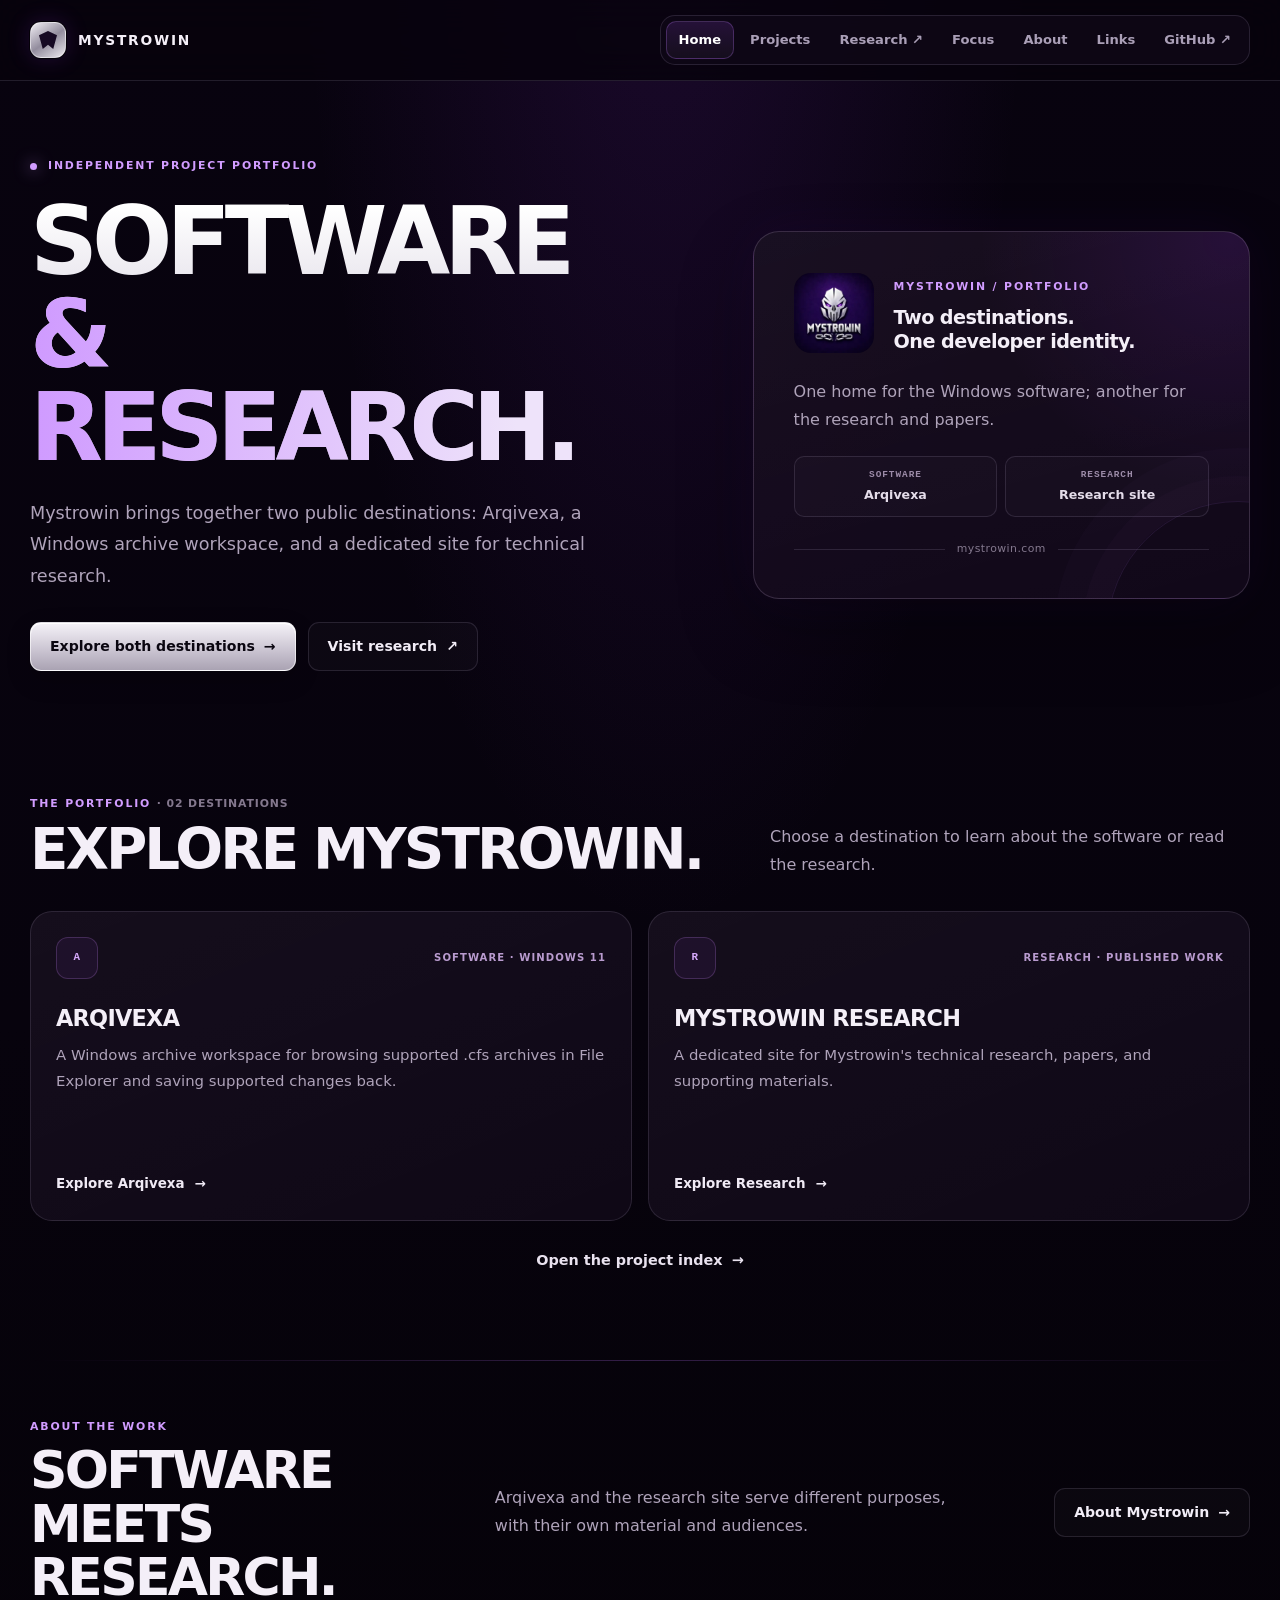
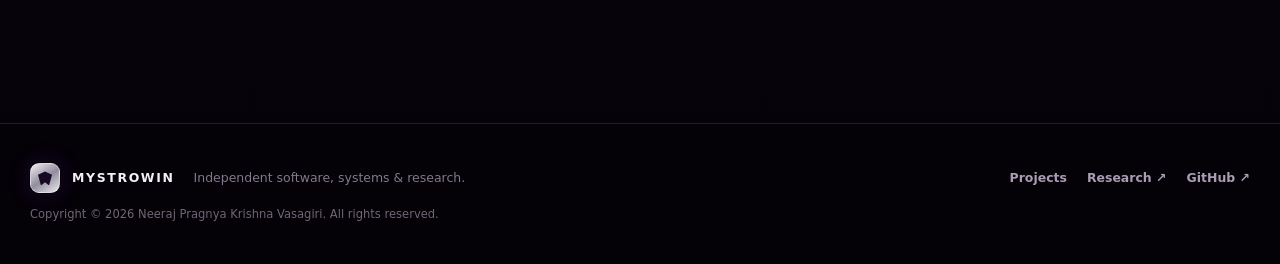
<file: index.html>
<!doctype html>
<html lang="en">
<head>
  <meta charset="utf-8">
  <meta name="viewport" content="width=device-width, initial-scale=1">
  <meta name="theme-color" content="#090313">
  <title>Mystrowin — Independent Software &amp; Research</title>
  <meta name="description" content="Mystrowin is an independent software and research portfolio. Explore Arqivexa and the Mystrowin research site.">
  <meta name="author" content="Mystrowin">
  <meta name="robots" content="index, follow, max-image-preview:large, max-snippet:-1">
  <link rel="canonical" href="https://mystrowin.com/">
  <link rel="icon" href="favicon.svg?v=20261024" type="image/svg+xml">
  <link rel="stylesheet" href="styles.css?v=20261024-2">
  <meta property="og:type" content="website">
  <meta property="og:site_name" content="Mystrowin">
  <meta property="og:title" content="Mystrowin — Independent Software &amp; Research">
  <meta property="og:description" content="Mystrowin is an independent software and research portfolio. Explore Arqivexa and the Mystrowin research site.">
  <meta property="og:url" content="https://mystrowin.com/">
  <meta property="og:image" content="https://mystrowin.com/mystrowin-logo.svg">
  <meta name="twitter:card" content="summary_large_image">
  <!-- Google tag (gtag.js) -->
  <script async src="https://www.googletagmanager.com/gtag/js?id=G-YJBJCQDLHE"></script>
  <script>
    window.dataLayer = window.dataLayer || [];
    function gtag(){dataLayer.push(arguments);}
    gtag('js', new Date());
    gtag('config', 'G-YJBJCQDLHE');
  </script>
  <script type="application/ld+json">
{"@context":"https://schema.org","@graph":[
{"@type":"WebSite","@id":"https://mystrowin.com/#website","url":"https://mystrowin.com/","name":"Mystrowin","inLanguage":"en-US"},
{"@type":"ProfilePage","@id":"https://mystrowin.com/#profile","url":"https://mystrowin.com/","name":"Mystrowin — Software & Research","isPartOf":{"@id":"https://mystrowin.com/#website"},"mainEntity":{"@id":"https://mystrowin.com/#developer"}},
{"@type":"Person","@id":"https://mystrowin.com/#developer","name":"Mystrowin","url":"https://mystrowin.com/","sameAs":["https://github.com/Mystrowin"],"knowsAbout":["software development","Windows","filesystems","technical research"]},
{"@type":"ItemList","@id":"https://mystrowin.com/projects.html#portfolio","name":"Mystrowin destinations","numberOfItems":2,"itemListElement":[{"@type":"ListItem","position":1,"item":{"@type":"SoftwareApplication","name":"Arqivexa","url":"https://arqivexa.mystrowin.com/"}},{"@type":"ListItem","position":2,"item":{"@type":"WebSite","name":"Mystrowin Research","url":"https://research.mystrowin.com/"}}]}
]}</script>
</head>
<body>
<a class="skip-link" href="#main">Skip to content</a>
<header class="site-header">
  <div class="shell header-inner">
    <a class="brand" href="index.html" aria-label="Mystrowin home">
      <span class="brand-mark" aria-hidden="true"></span><span>Mystrowin</span>
    </a>
    <nav class="nav-shell" aria-label="Primary navigation">
      <ul><li><a href="index.html" aria-current="page">Home</a></li><li><a href="projects.html">Projects</a></li><li><a href="https://research.mystrowin.com/?utm_source=mystrowin.com&utm_medium=referral&utm_campaign=mystrowin_portfolio&utm_content=nav_research" rel="noopener noreferrer">Research ↗</a></li><li><a href="focus.html">Focus</a></li><li><a href="about.html">About</a></li><li><a href="contact.html">Links</a></li>
      <li><a rel="me" href="https://github.com/Mystrowin?utm_source=mystrowin.com&utm_medium=referral&utm_campaign=mystrowin_portfolio&utm_content=nav_github" referrerpolicy="strict-origin-when-cross-origin">GitHub ↗</a></li></ul>
    </nav>
  </div>
</header>
<main id="main">
<section class="hero shell"><div class="hero-copy"><p class="eyebrow"><span class="eyebrow-dot"></span> Independent project portfolio</p><h1 class="home-title">Software <span>&amp; research.</span></h1><p class="home-lead">Mystrowin brings together two public destinations: Arqivexa, a Windows archive workspace, and a dedicated site for technical research.</p><div class="actions"><a class="btn primary" href="projects.html">Explore both destinations <span aria-hidden="true">→</span></a><a class="btn" href="https://research.mystrowin.com/?utm_source=mystrowin.com&utm_medium=referral&utm_campaign=mystrowin_portfolio&utm_content=home_research">Visit research <span aria-hidden="true">↗</span></a></div></div>
<aside class="identity-panel" aria-label="The two Mystrowin destinations"><div class="identity-panel-top"><img src="mystrowin-logo.svg" alt="" width="84" height="84"><div><span class="panel-kicker">MYSTROWIN / PORTFOLIO</span><strong>Two destinations.<br>One developer identity.</strong></div></div><p>One home for the Windows software; another for the research and papers.</p><div class="work-modes" aria-label="Portfolio destinations"><span><i>SOFTWARE</i>Arqivexa</span><span><i>RESEARCH</i>Research site</span></div><div class="panel-rule"><span></span><small>mystrowin.com</small><span></span></div></aside></section>
<section class="section portfolio-section" id="projects" aria-labelledby="portfolio-title"><div class="shell"><div class="section-heading"><div><p class="section-kicker">The portfolio <span>· 02 destinations</span></p><h2 id="portfolio-title">Explore Mystrowin.</h2></div><p>Choose a destination to learn about the software or read the research.</p></div>
<div class="project-grid">
<article class="project-card"><div class="project-card-head"><span class="project-glyph" aria-hidden="true">A</span><span class="project-kind">Software · Windows 11</span></div><h3>Arqivexa</h3><p>A Windows archive workspace for browsing supported .cfs archives in File Explorer and saving supported changes back.</p><a class="card-link" href="projects.html#arqivexa">Explore Arqivexa <span aria-hidden="true">→</span></a></article>
<article class="project-card"><div class="project-card-head"><span class="project-glyph" aria-hidden="true">R</span><span class="project-kind">Research · Published work</span></div><h3>Mystrowin Research</h3><p>A dedicated site for Mystrowin's technical research, papers, and supporting materials.</p><a class="card-link" href="projects.html#research">Explore Research <span aria-hidden="true">→</span></a></article>
</div><div class="section-end"><a class="text-link" href="projects.html">Open the project index <span aria-hidden="true">→</span></a></div></div></section>
<section class="section focus-preview" aria-labelledby="focus-title"><div class="shell focus-preview-inner"><div><p class="section-kicker">About the work</p><h2 id="focus-title">Software meets<br>research.</h2></div><p>Arqivexa and the research site serve different purposes, with their own material and audiences.</p><a class="btn" href="about.html">About Mystrowin <span aria-hidden="true">→</span></a></div></section>
</main>
<footer class="site-footer">
  <div class="shell footer-inner">
    <div class="footer-signoff"><a class="brand footer-brand" href="index.html"><span class="brand-mark" aria-hidden="true"></span><span>Mystrowin</span></a><span>Independent software, systems &amp; research.</span></div>
    <nav class="footer-links" aria-label="Footer navigation">
      <a href="projects.html">Projects</a>
      <a href="https://research.mystrowin.com/?utm_source=mystrowin.com&utm_medium=referral&utm_campaign=mystrowin_portfolio&utm_content=footer_research">Research ↗</a>
      <a rel="me" href="https://github.com/Mystrowin?utm_source=mystrowin.com&utm_medium=referral&utm_campaign=mystrowin_portfolio&utm_content=footer_github" referrerpolicy="strict-origin-when-cross-origin">GitHub ↗</a>
    </nav>
    <span class="copyright">Copyright © 2026 Neeraj Pragnya Krishna Vasagiri. All rights reserved.</span>
  </div>
</footer>
<script src="animations.js?v=20261024" defer></script>
<!-- Cloudflare Web Analytics --><script type="module" src="https://static.cloudflareinsights.com/beacon.min.js" data-cf-beacon='{"token": "8643089957db4d7aa582ad702f486113"}'></script><!-- End Cloudflare Web Analytics -->
</body>
</html>
</file>
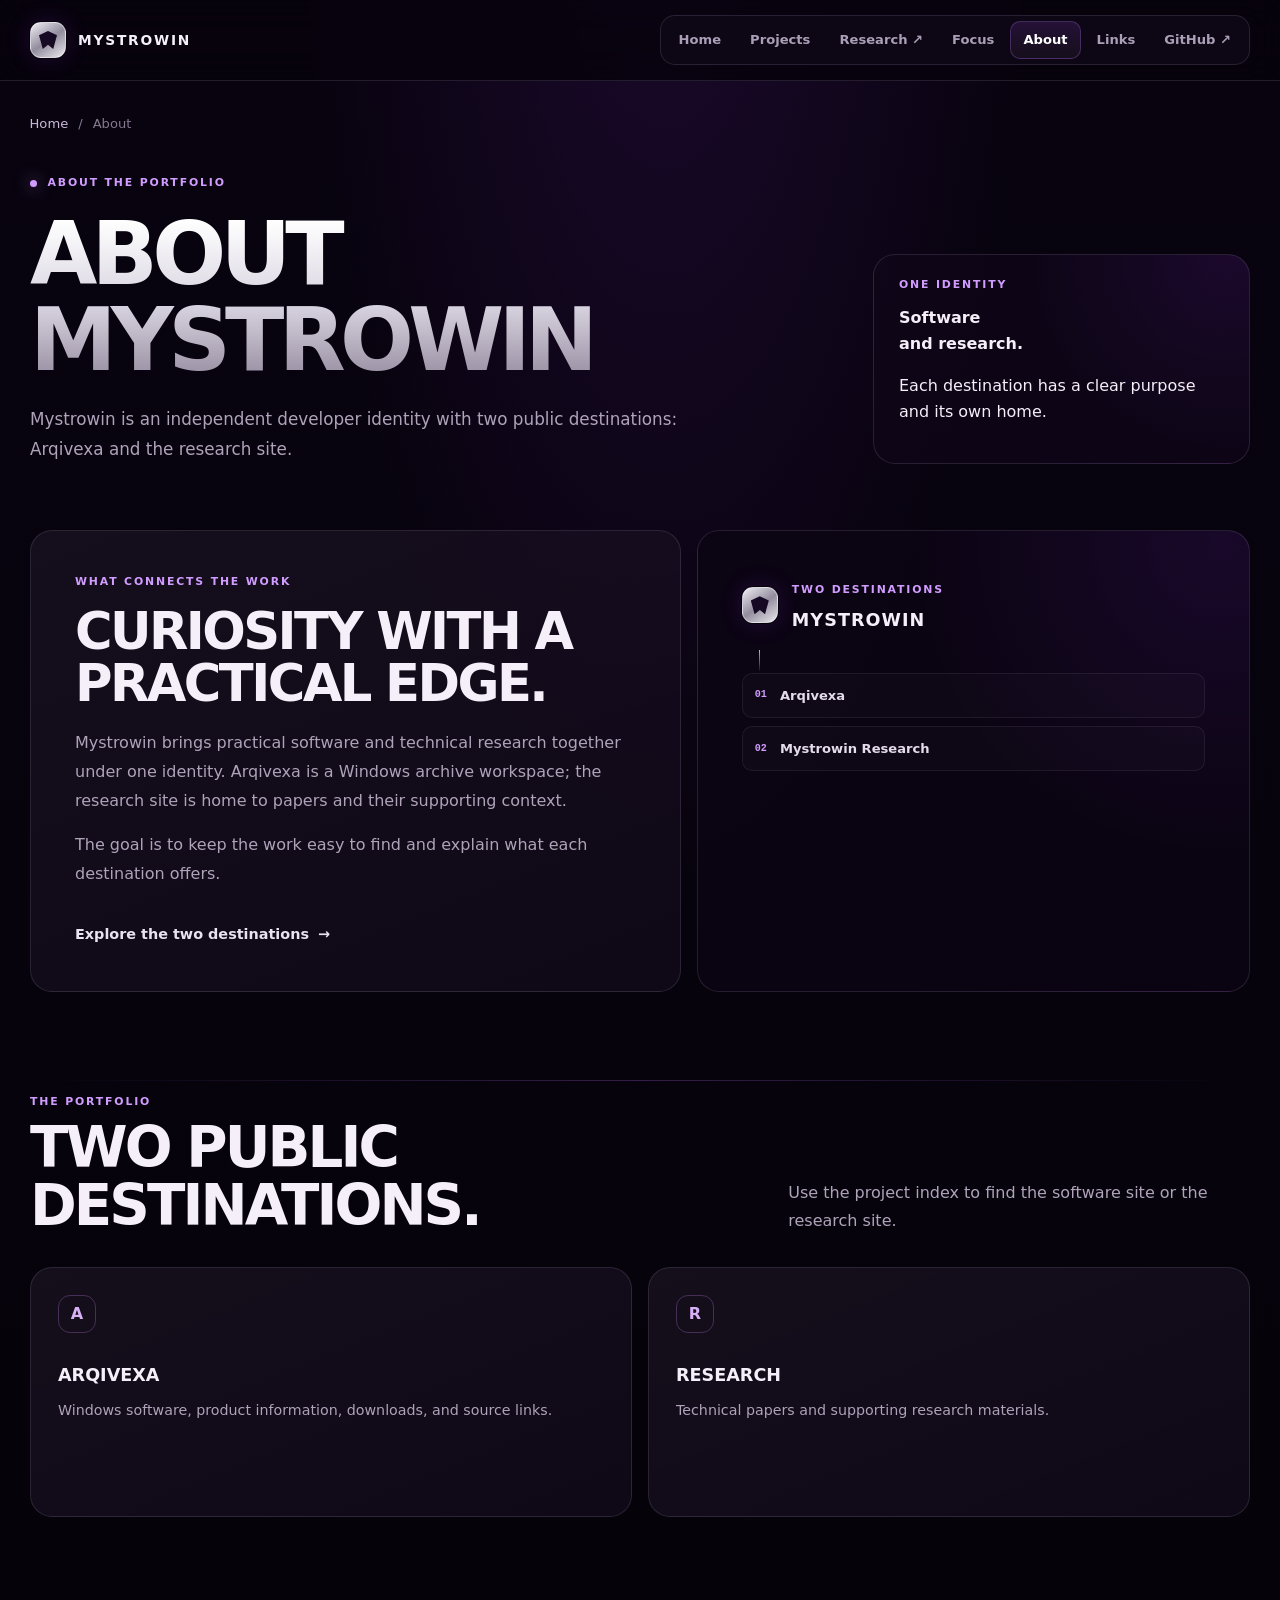
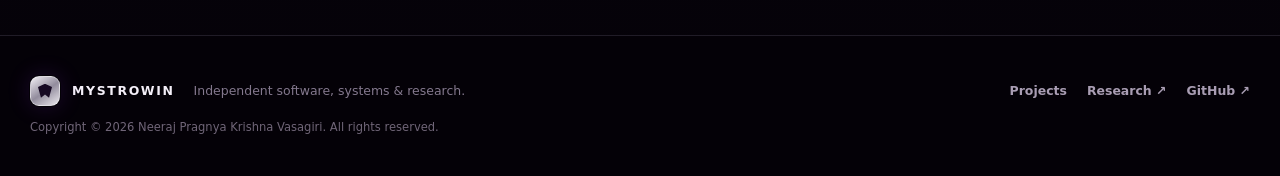
<file: about.html>
<!doctype html>
<html lang="en">
<head>
  <meta charset="utf-8">
  <meta name="viewport" content="width=device-width, initial-scale=1">
  <meta name="theme-color" content="#090313">
  <title>About Mystrowin</title>
  <meta name="description" content="About Mystrowin, an independent developer identity for Arqivexa and technical research.">
  <meta name="author" content="Mystrowin">
  <meta name="robots" content="index, follow, max-image-preview:large, max-snippet:-1">
  <link rel="canonical" href="https://mystrowin.com/about.html">
  <link rel="icon" href="favicon.svg?v=20261024" type="image/svg+xml">
  <link rel="stylesheet" href="styles.css?v=20261024-2">
  <meta property="og:type" content="website">
  <meta property="og:site_name" content="Mystrowin">
  <meta property="og:title" content="About Mystrowin">
  <meta property="og:description" content="About Mystrowin, an independent developer identity for Arqivexa and technical research.">
  <meta property="og:url" content="https://mystrowin.com/about.html">
  <meta property="og:image" content="https://mystrowin.com/mystrowin-logo.svg">
  <meta name="twitter:card" content="summary_large_image">
  <!-- Google tag (gtag.js) -->
  <script async src="https://www.googletagmanager.com/gtag/js?id=G-YJBJCQDLHE"></script>
  <script>
    window.dataLayer = window.dataLayer || [];
    function gtag(){dataLayer.push(arguments);}
    gtag('js', new Date());
    gtag('config', 'G-YJBJCQDLHE');
  </script>
</head>
<body>
<a class="skip-link" href="#main">Skip to content</a>
<header class="site-header">
  <div class="shell header-inner">
    <a class="brand" href="index.html" aria-label="Mystrowin home">
      <span class="brand-mark" aria-hidden="true"></span><span>Mystrowin</span>
    </a>
    <nav class="nav-shell" aria-label="Primary navigation">
      <ul><li><a href="index.html">Home</a></li><li><a href="projects.html">Projects</a></li><li><a href="https://research.mystrowin.com/?utm_source=mystrowin.com&utm_medium=referral&utm_campaign=mystrowin_portfolio&utm_content=nav_research" rel="noopener noreferrer">Research ↗</a></li><li><a href="focus.html">Focus</a></li><li><a href="about.html" aria-current="page">About</a></li><li><a href="contact.html">Links</a></li>
      <li><a rel="me" href="https://github.com/Mystrowin?utm_source=mystrowin.com&utm_medium=referral&utm_campaign=mystrowin_portfolio&utm_content=nav_github" referrerpolicy="strict-origin-when-cross-origin">GitHub ↗</a></li></ul>
    </nav>
  </div>
</header>
<main id="main">
<section class="page-intro shell"><div class="breadcrumb"><a href="index.html">Home</a><span aria-hidden="true">/</span>About</div><div class="page-title-row"><div><p class="eyebrow"><span class="eyebrow-dot"></span> About the portfolio</p><h1 class="page-title">About Mystrowin</h1><p class="page-lead">Mystrowin is an independent developer identity with two public destinations: Arqivexa and the research site.</p></div><aside class="title-aside about-aside"><span class="panel-kicker">One identity</span><strong>Software<br>and research.</strong><p>Each destination has a clear purpose and its own home.</p></aside></div></section>
<section class="section about-section"><div class="shell about-grid"><article class="about-panel about-story"><p class="section-kicker">What connects the work</p><h2>Curiosity with a practical edge.</h2><p>Mystrowin brings practical software and technical research together under one identity. Arqivexa is a Windows archive workspace; the research site is home to papers and their supporting context.</p><p>The goal is to keep the work easy to find and explain what each destination offers.</p><a class="text-link" href="projects.html">Explore the two destinations <span aria-hidden="true">→</span></a></article>
<aside class="about-panel identity-graph" aria-label="Mystrowin destinations"><div class="graph-top"><span class="brand-mark" aria-hidden="true"></span><div><span class="panel-kicker">Two destinations</span><strong>Mystrowin</strong></div></div><div class="graph-line"></div><div class="graph-items"><a href="projects.html#arqivexa"><span>01</span>Arqivexa</a><a href="projects.html#research"><span>02</span>Mystrowin Research</a></div></aside></div></section>
<section class="section project-stages" aria-labelledby="stages-title"><div class="shell"><div class="section-heading"><div><p class="section-kicker">The portfolio</p><h2 id="stages-title">Two public destinations.</h2></div><p>Use the project index to find the software site or the research site.</p></div>
<div class="stage-grid"><article class="stage-card"><span class="stage-symbol">A</span><h3>Arqivexa</h3><p>Windows software, product information, downloads, and source links.</p></article><article class="stage-card"><span class="stage-symbol">R</span><h3>Research</h3><p>Technical papers and supporting research materials.</p></article></div></div></section></main>
<footer class="site-footer">
  <div class="shell footer-inner">
    <div class="footer-signoff"><a class="brand footer-brand" href="index.html"><span class="brand-mark" aria-hidden="true"></span><span>Mystrowin</span></a><span>Independent software, systems &amp; research.</span></div>
    <nav class="footer-links" aria-label="Footer navigation">
      <a href="projects.html">Projects</a>
      <a href="https://research.mystrowin.com/?utm_source=mystrowin.com&utm_medium=referral&utm_campaign=mystrowin_portfolio&utm_content=footer_research">Research ↗</a>
      <a rel="me" href="https://github.com/Mystrowin?utm_source=mystrowin.com&utm_medium=referral&utm_campaign=mystrowin_portfolio&utm_content=footer_github" referrerpolicy="strict-origin-when-cross-origin">GitHub ↗</a>
    </nav>
    <span class="copyright">Copyright © 2026 Neeraj Pragnya Krishna Vasagiri. All rights reserved.</span>
  </div>
</footer>
<script src="animations.js?v=20261024" defer></script>
<!-- Cloudflare Web Analytics --><script type="module" src="https://static.cloudflareinsights.com/beacon.min.js" data-cf-beacon='{"token": "8643089957db4d7aa582ad702f486113"}'></script><!-- End Cloudflare Web Analytics -->
</body>
</html>
</file>
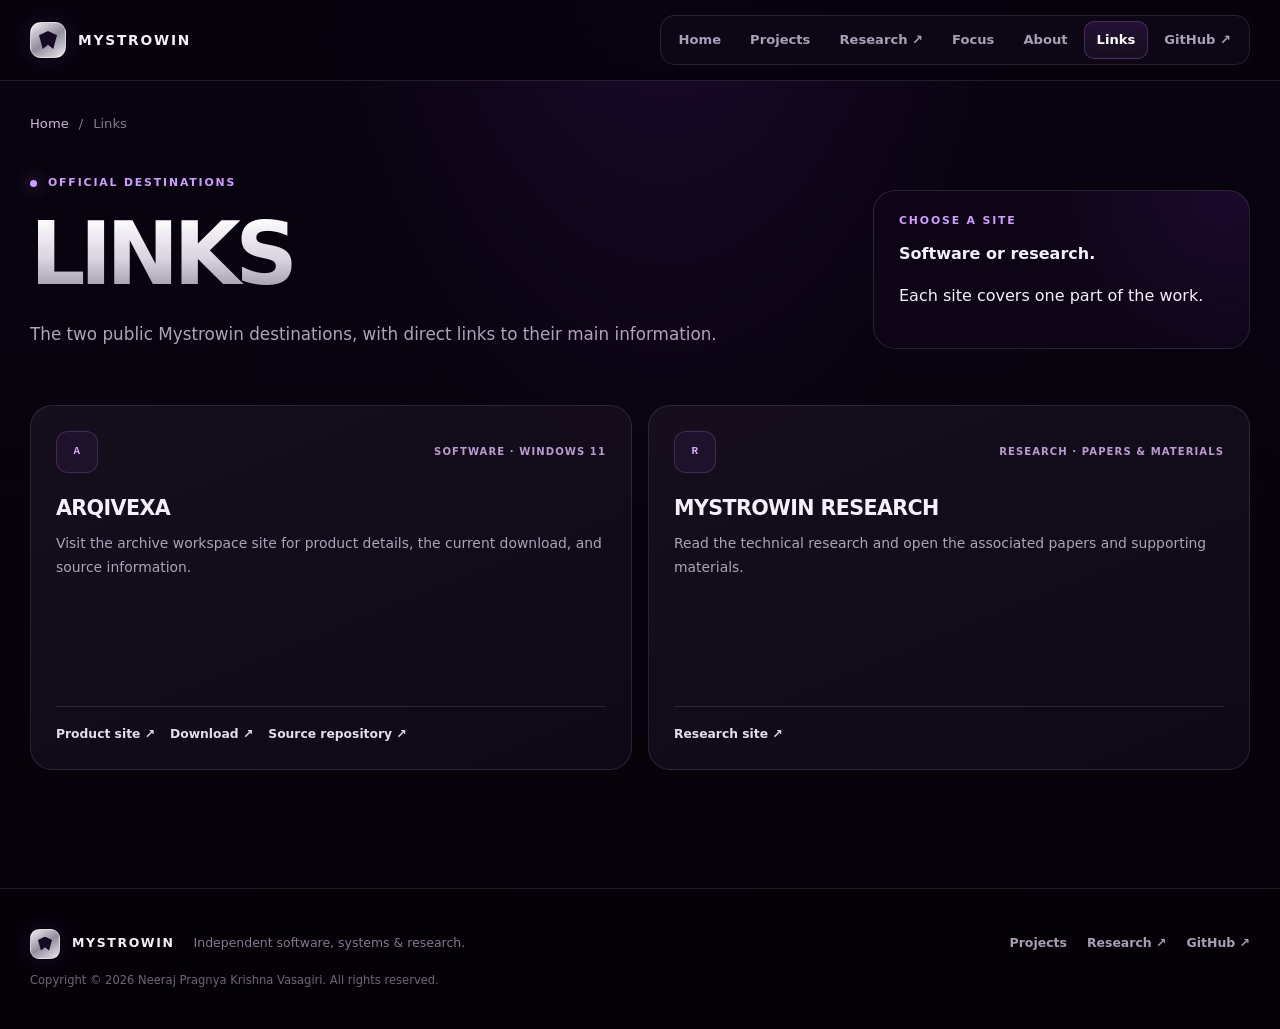
<file: contact.html>
<!doctype html>
<html lang="en">
<head>
  <meta charset="utf-8">
  <meta name="viewport" content="width=device-width, initial-scale=1">
  <meta name="theme-color" content="#090313">
  <title>Links — Mystrowin</title>
  <meta name="description" content="Official links to the Arqivexa software site and the Mystrowin research site.">
  <meta name="author" content="Mystrowin">
  <meta name="robots" content="index, follow, max-image-preview:large, max-snippet:-1">
  <link rel="canonical" href="https://mystrowin.com/contact.html">
  <link rel="icon" href="favicon.svg?v=20261024" type="image/svg+xml">
  <link rel="stylesheet" href="styles.css?v=20261024-2">
  <meta property="og:type" content="website">
  <meta property="og:site_name" content="Mystrowin">
  <meta property="og:title" content="Links — Mystrowin">
  <meta property="og:description" content="Official links to the Arqivexa software site and the Mystrowin research site.">
  <meta property="og:url" content="https://mystrowin.com/contact.html">
  <meta property="og:image" content="https://mystrowin.com/mystrowin-logo.svg">
  <meta name="twitter:card" content="summary_large_image">
  <!-- Google tag (gtag.js) -->
  <script async src="https://www.googletagmanager.com/gtag/js?id=G-YJBJCQDLHE"></script>
  <script>
    window.dataLayer = window.dataLayer || [];
    function gtag(){dataLayer.push(arguments);}
    gtag('js', new Date());
    gtag('config', 'G-YJBJCQDLHE');
  </script>
</head>
<body>
<a class="skip-link" href="#main">Skip to content</a>
<header class="site-header">
  <div class="shell header-inner">
    <a class="brand" href="index.html" aria-label="Mystrowin home">
      <span class="brand-mark" aria-hidden="true"></span><span>Mystrowin</span>
    </a>
    <nav class="nav-shell" aria-label="Primary navigation">
      <ul><li><a href="index.html">Home</a></li><li><a href="projects.html">Projects</a></li><li><a href="https://research.mystrowin.com/?utm_source=mystrowin.com&utm_medium=referral&utm_campaign=mystrowin_portfolio&utm_content=nav_research" rel="noopener noreferrer">Research ↗</a></li><li><a href="focus.html">Focus</a></li><li><a href="about.html">About</a></li><li><a href="contact.html" aria-current="page">Links</a></li>
      <li><a rel="me" href="https://github.com/Mystrowin?utm_source=mystrowin.com&utm_medium=referral&utm_campaign=mystrowin_portfolio&utm_content=nav_github" referrerpolicy="strict-origin-when-cross-origin">GitHub ↗</a></li></ul>
    </nav>
  </div>
</header>
<main id="main">
<section class="page-intro shell"><div class="breadcrumb"><a href="index.html">Home</a><span aria-hidden="true">/</span>Links</div><div class="page-title-row"><div><p class="eyebrow"><span class="eyebrow-dot"></span> Official destinations</p><h1 class="page-title">Links</h1><p class="page-lead">The two public Mystrowin destinations, with direct links to their main information.</p></div><aside class="title-aside"><span class="panel-kicker">Choose a site</span><strong>Software <b>or</b> research.</strong><p>Each site covers one part of the work.</p></aside></div></section>
<section class="section links-section" aria-label="Mystrowin destinations"><div class="shell link-grid">
<article class="link-card"><div class="link-card-head"><span class="project-glyph" aria-hidden="true">A</span><span class="project-kind">Software · Windows 11</span></div><h2>Arqivexa</h2><p>Visit the archive workspace site for product details, the current download, and source information.</p><div class="project-links"><a href="https://arqivexa.mystrowin.com/?utm_source=mystrowin.com&utm_medium=referral&utm_campaign=mystrowin_portfolio&utm_content=links_arqivexa">Product site <span aria-hidden="true">↗</span></a><a href="https://arqivexa.mystrowin.com/download.html?utm_source=mystrowin.com&utm_medium=referral&utm_campaign=mystrowin_portfolio&utm_content=links_download">Download <span aria-hidden="true">↗</span></a><a href="https://github.com/Mystrowin/Arqivexa?utm_source=mystrowin.com&utm_medium=referral&utm_campaign=mystrowin_portfolio&utm_content=links_source">Source repository <span aria-hidden="true">↗</span></a></div></article>
<article class="link-card"><div class="link-card-head"><span class="project-glyph" aria-hidden="true">R</span><span class="project-kind">Research · Papers &amp; materials</span></div><h2>Mystrowin Research</h2><p>Read the technical research and open the associated papers and supporting materials.</p><div class="project-links"><a href="https://research.mystrowin.com/?utm_source=mystrowin.com&utm_medium=referral&utm_campaign=mystrowin_portfolio&utm_content=links_research">Research site <span aria-hidden="true">↗</span></a></div></article>
</div></section></main>
<footer class="site-footer">
  <div class="shell footer-inner">
    <div class="footer-signoff"><a class="brand footer-brand" href="index.html"><span class="brand-mark" aria-hidden="true"></span><span>Mystrowin</span></a><span>Independent software, systems &amp; research.</span></div>
    <nav class="footer-links" aria-label="Footer navigation">
      <a href="projects.html">Projects</a>
      <a href="https://research.mystrowin.com/?utm_source=mystrowin.com&utm_medium=referral&utm_campaign=mystrowin_portfolio&utm_content=footer_research">Research ↗</a>
      <a rel="me" href="https://github.com/Mystrowin?utm_source=mystrowin.com&utm_medium=referral&utm_campaign=mystrowin_portfolio&utm_content=footer_github" referrerpolicy="strict-origin-when-cross-origin">GitHub ↗</a>
    </nav>
    <span class="copyright">Copyright © 2026 Neeraj Pragnya Krishna Vasagiri. All rights reserved.</span>
  </div>
</footer>
<script src="animations.js?v=20261024" defer></script>
<!-- Cloudflare Web Analytics --><script type="module" src="https://static.cloudflareinsights.com/beacon.min.js" data-cf-beacon='{"token": "8643089957db4d7aa582ad702f486113"}'></script><!-- End Cloudflare Web Analytics -->
</body>
</html>
</file>
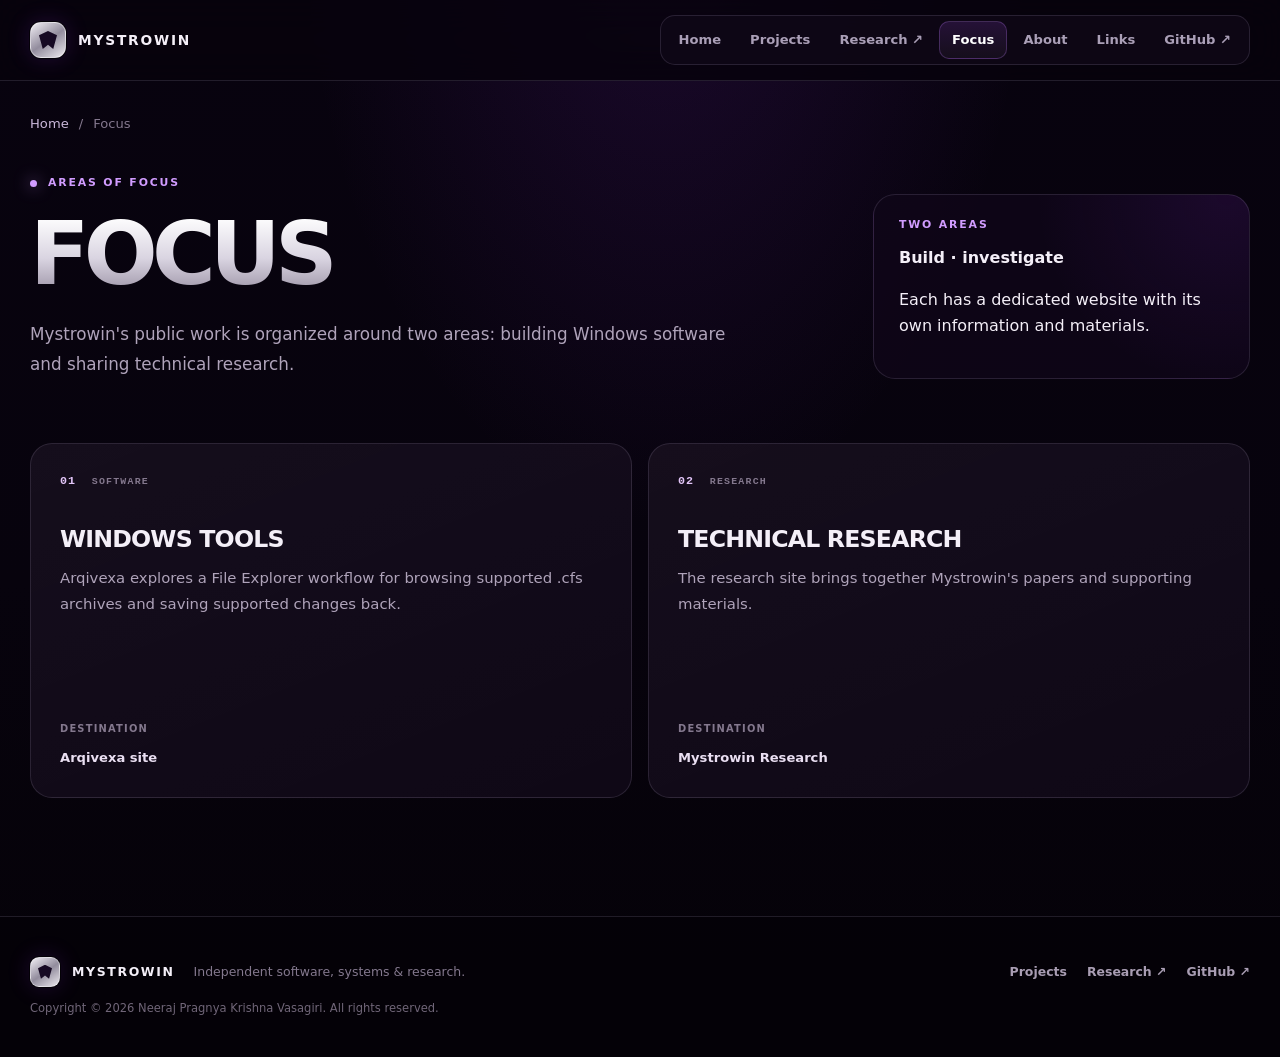
<file: focus.html>
<!doctype html>
<html lang="en">
<head>
  <meta charset="utf-8">
  <meta name="viewport" content="width=device-width, initial-scale=1">
  <meta name="theme-color" content="#090313">
  <title>Focus — Mystrowin</title>
  <meta name="description" content="Mystrowin focuses on practical Windows software and technical research.">
  <meta name="author" content="Mystrowin">
  <meta name="robots" content="index, follow, max-image-preview:large, max-snippet:-1">
  <link rel="canonical" href="https://mystrowin.com/focus.html">
  <link rel="icon" href="favicon.svg?v=20261024" type="image/svg+xml">
  <link rel="stylesheet" href="styles.css?v=20261024-2">
  <meta property="og:type" content="website">
  <meta property="og:site_name" content="Mystrowin">
  <meta property="og:title" content="Focus — Mystrowin">
  <meta property="og:description" content="Mystrowin focuses on practical Windows software and technical research.">
  <meta property="og:url" content="https://mystrowin.com/focus.html">
  <meta property="og:image" content="https://mystrowin.com/mystrowin-logo.svg">
  <meta name="twitter:card" content="summary_large_image">
  <!-- Google tag (gtag.js) -->
  <script async src="https://www.googletagmanager.com/gtag/js?id=G-YJBJCQDLHE"></script>
  <script>
    window.dataLayer = window.dataLayer || [];
    function gtag(){dataLayer.push(arguments);}
    gtag('js', new Date());
    gtag('config', 'G-YJBJCQDLHE');
  </script>
</head>
<body>
<a class="skip-link" href="#main">Skip to content</a>
<header class="site-header">
  <div class="shell header-inner">
    <a class="brand" href="index.html" aria-label="Mystrowin home">
      <span class="brand-mark" aria-hidden="true"></span><span>Mystrowin</span>
    </a>
    <nav class="nav-shell" aria-label="Primary navigation">
      <ul><li><a href="index.html">Home</a></li><li><a href="projects.html">Projects</a></li><li><a href="https://research.mystrowin.com/?utm_source=mystrowin.com&utm_medium=referral&utm_campaign=mystrowin_portfolio&utm_content=nav_research" rel="noopener noreferrer">Research ↗</a></li><li><a href="focus.html" aria-current="page">Focus</a></li><li><a href="about.html">About</a></li><li><a href="contact.html">Links</a></li>
      <li><a rel="me" href="https://github.com/Mystrowin?utm_source=mystrowin.com&utm_medium=referral&utm_campaign=mystrowin_portfolio&utm_content=nav_github" referrerpolicy="strict-origin-when-cross-origin">GitHub ↗</a></li></ul>
    </nav>
  </div>
</header>
<main id="main">
<section class="page-intro shell"><div class="breadcrumb"><a href="index.html">Home</a><span aria-hidden="true">/</span>Focus</div><div class="page-title-row"><div><p class="eyebrow"><span class="eyebrow-dot"></span> Areas of focus</p><h1 class="page-title">Focus</h1><p class="page-lead">Mystrowin's public work is organized around two areas: building Windows software and sharing technical research.</p></div><aside class="title-aside"><span class="panel-kicker">Two areas</span><strong>Build <b>·</b> investigate</strong><p>Each has a dedicated website with its own information and materials.</p></aside></div></section>
<section class="section focus-index" aria-label="Mystrowin areas of focus"><div class="shell focus-grid">
<article class="focus-card"><div class="focus-number">01 <span>SOFTWARE</span></div><h2>Windows tools</h2><p>Arqivexa explores a File Explorer workflow for browsing supported .cfs archives and saving supported changes back.</p><div class="focus-examples"><span>Destination</span><a href="projects.html#arqivexa">Arqivexa site</a></div></article>
<article class="focus-card"><div class="focus-number">02 <span>RESEARCH</span></div><h2>Technical research</h2><p>The research site brings together Mystrowin's papers and supporting materials.</p><div class="focus-examples"><span>Destination</span><a href="projects.html#research">Mystrowin Research</a></div></article>
</div></section></main>
<footer class="site-footer">
  <div class="shell footer-inner">
    <div class="footer-signoff"><a class="brand footer-brand" href="index.html"><span class="brand-mark" aria-hidden="true"></span><span>Mystrowin</span></a><span>Independent software, systems &amp; research.</span></div>
    <nav class="footer-links" aria-label="Footer navigation">
      <a href="projects.html">Projects</a>
      <a href="https://research.mystrowin.com/?utm_source=mystrowin.com&utm_medium=referral&utm_campaign=mystrowin_portfolio&utm_content=footer_research">Research ↗</a>
      <a rel="me" href="https://github.com/Mystrowin?utm_source=mystrowin.com&utm_medium=referral&utm_campaign=mystrowin_portfolio&utm_content=footer_github" referrerpolicy="strict-origin-when-cross-origin">GitHub ↗</a>
    </nav>
    <span class="copyright">Copyright © 2026 Neeraj Pragnya Krishna Vasagiri. All rights reserved.</span>
  </div>
</footer>
<script src="animations.js?v=20261024" defer></script>
<!-- Cloudflare Web Analytics --><script type="module" src="https://static.cloudflareinsights.com/beacon.min.js" data-cf-beacon='{"token": "8643089957db4d7aa582ad702f486113"}'></script><!-- End Cloudflare Web Analytics -->
</body>
</html>
</file>
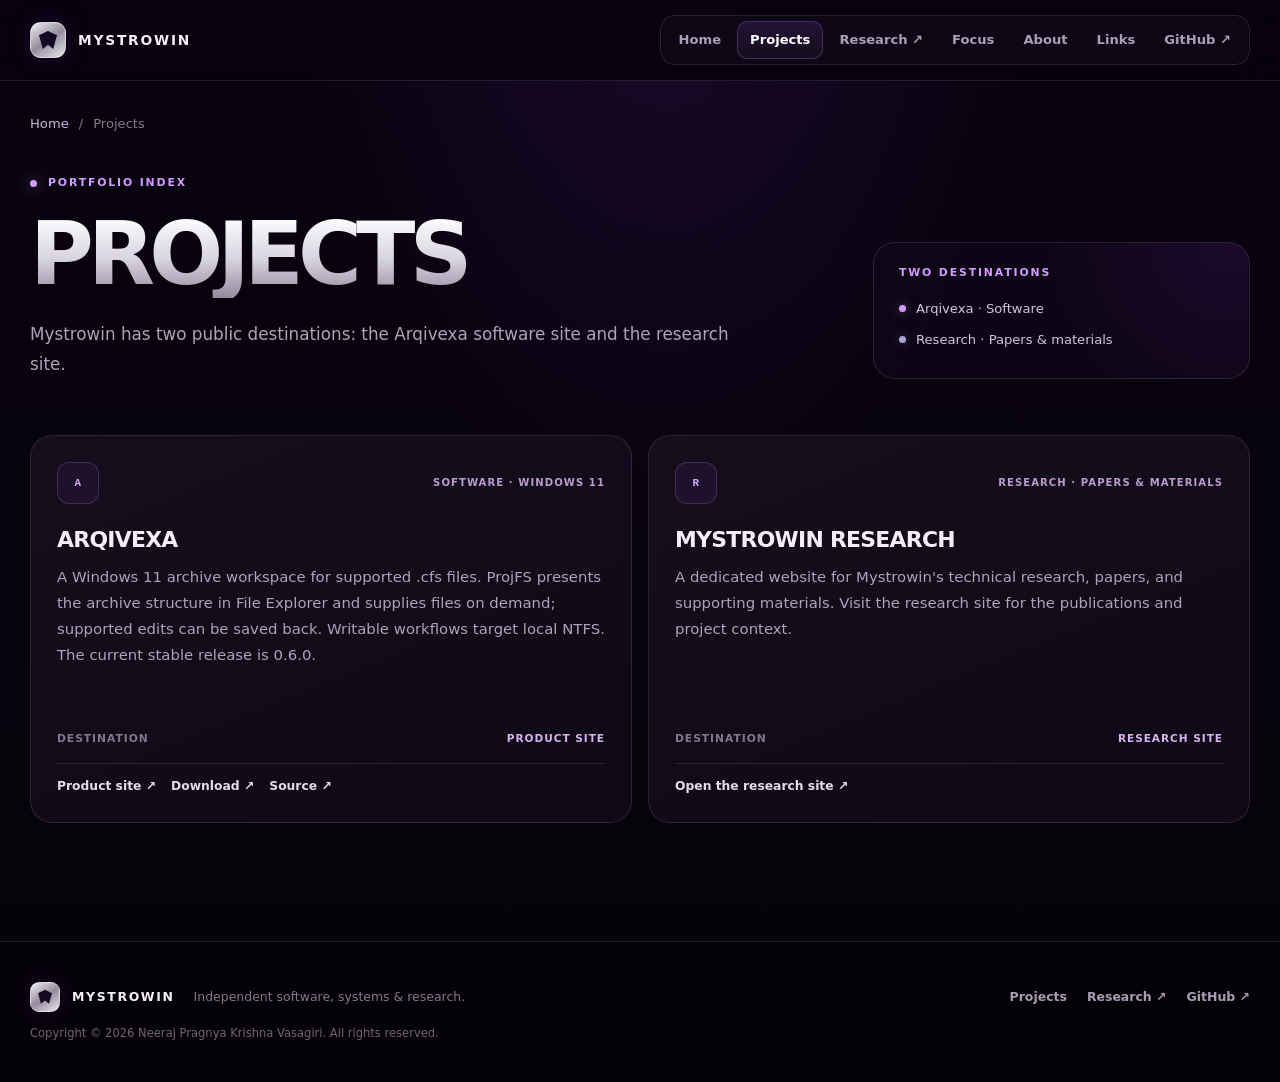
<file: projects.html>
<!doctype html>
<html lang="en">
<head>
  <meta charset="utf-8">
  <meta name="viewport" content="width=device-width, initial-scale=1">
  <meta name="theme-color" content="#090313">
  <title>Projects — Mystrowin</title>
  <meta name="description" content="Explore the two Mystrowin destinations: Arqivexa software and the Mystrowin research site.">
  <meta name="author" content="Mystrowin">
  <meta name="robots" content="index, follow, max-image-preview:large, max-snippet:-1">
  <link rel="canonical" href="https://mystrowin.com/projects.html">
  <link rel="icon" href="favicon.svg?v=20261024" type="image/svg+xml">
  <link rel="stylesheet" href="styles.css?v=20261024-2">
  <meta property="og:type" content="website">
  <meta property="og:site_name" content="Mystrowin">
  <meta property="og:title" content="Projects — Mystrowin">
  <meta property="og:description" content="Explore the two Mystrowin destinations: Arqivexa software and the Mystrowin research site.">
  <meta property="og:url" content="https://mystrowin.com/projects.html">
  <meta property="og:image" content="https://mystrowin.com/mystrowin-logo.svg">
  <meta name="twitter:card" content="summary_large_image">
  <!-- Google tag (gtag.js) -->
  <script async src="https://www.googletagmanager.com/gtag/js?id=G-YJBJCQDLHE"></script>
  <script>
    window.dataLayer = window.dataLayer || [];
    function gtag(){dataLayer.push(arguments);}
    gtag('js', new Date());
    gtag('config', 'G-YJBJCQDLHE');
  </script>
</head>
<body>
<a class="skip-link" href="#main">Skip to content</a>
<header class="site-header">
  <div class="shell header-inner">
    <a class="brand" href="index.html" aria-label="Mystrowin home">
      <span class="brand-mark" aria-hidden="true"></span><span>Mystrowin</span>
    </a>
    <nav class="nav-shell" aria-label="Primary navigation">
      <ul><li><a href="index.html">Home</a></li><li><a href="projects.html" aria-current="page">Projects</a></li><li><a href="https://research.mystrowin.com/?utm_source=mystrowin.com&utm_medium=referral&utm_campaign=mystrowin_portfolio&utm_content=nav_research" rel="noopener noreferrer">Research ↗</a></li><li><a href="focus.html">Focus</a></li><li><a href="about.html">About</a></li><li><a href="contact.html">Links</a></li>
      <li><a rel="me" href="https://github.com/Mystrowin?utm_source=mystrowin.com&utm_medium=referral&utm_campaign=mystrowin_portfolio&utm_content=nav_github" referrerpolicy="strict-origin-when-cross-origin">GitHub ↗</a></li></ul>
    </nav>
  </div>
</header>
<main id="main">
<section class="page-intro shell"><div class="breadcrumb"><a href="index.html">Home</a><span aria-hidden="true">/</span>Projects</div><div class="page-title-row"><div><p class="eyebrow"><span class="eyebrow-dot"></span> Portfolio index</p><h1 class="page-title">Projects</h1><p class="page-lead">Mystrowin has two public destinations: the Arqivexa software site and the research site.</p></div><aside class="status-key"><span class="panel-kicker">Two destinations</span><div><i class="status-dot released"></i><span>Arqivexa · Software</span></div><div><i class="status-dot research"></i><span>Research · Papers &amp; materials</span></div></aside></div></section>
<section class="section projects-index" aria-label="Mystrowin destinations"><div class="shell"><div class="project-grid project-grid--detail">
<article class="project-card project-card--detail" id="arqivexa"><div class="project-card-head"><span class="project-glyph" aria-hidden="true">A</span><span class="project-kind">Software · Windows 11</span></div><h3>Arqivexa</h3><p>A Windows 11 archive workspace for supported .cfs files. ProjFS presents the archive structure in File Explorer and supplies files on demand; supported edits can be saved back. Writable workflows target local NTFS. The current stable release is 0.6.0.</p><div class="project-stage"><span>Destination</span><strong>Product site</strong></div><div class="project-links"><a href="https://arqivexa.mystrowin.com/?utm_source=mystrowin.com&utm_medium=referral&utm_campaign=mystrowin_portfolio&utm_content=projects_arqivexa">Product site <span aria-hidden="true">↗</span></a><a href="https://arqivexa.mystrowin.com/download.html?utm_source=mystrowin.com&utm_medium=referral&utm_campaign=mystrowin_portfolio&utm_content=projects_download">Download <span aria-hidden="true">↗</span></a><a href="https://github.com/Mystrowin/Arqivexa?utm_source=mystrowin.com&utm_medium=referral&utm_campaign=mystrowin_portfolio&utm_content=projects_source">Source <span aria-hidden="true">↗</span></a></div></article>
<article class="project-card project-card--detail" id="research"><div class="project-card-head"><span class="project-glyph" aria-hidden="true">R</span><span class="project-kind">Research · Papers &amp; materials</span></div><h3>Mystrowin Research</h3><p>A dedicated website for Mystrowin's technical research, papers, and supporting materials. Visit the research site for the publications and project context.</p><div class="project-stage"><span>Destination</span><strong>Research site</strong></div><div class="project-links"><a href="https://research.mystrowin.com/?utm_source=mystrowin.com&utm_medium=referral&utm_campaign=mystrowin_portfolio&utm_content=projects_research">Open the research site <span aria-hidden="true">↗</span></a></div></article>
</div></div></section></main>
<footer class="site-footer">
  <div class="shell footer-inner">
    <div class="footer-signoff"><a class="brand footer-brand" href="index.html"><span class="brand-mark" aria-hidden="true"></span><span>Mystrowin</span></a><span>Independent software, systems &amp; research.</span></div>
    <nav class="footer-links" aria-label="Footer navigation">
      <a href="projects.html">Projects</a>
      <a href="https://research.mystrowin.com/?utm_source=mystrowin.com&utm_medium=referral&utm_campaign=mystrowin_portfolio&utm_content=footer_research">Research ↗</a>
      <a rel="me" href="https://github.com/Mystrowin?utm_source=mystrowin.com&utm_medium=referral&utm_campaign=mystrowin_portfolio&utm_content=footer_github" referrerpolicy="strict-origin-when-cross-origin">GitHub ↗</a>
    </nav>
    <span class="copyright">Copyright © 2026 Neeraj Pragnya Krishna Vasagiri. All rights reserved.</span>
  </div>
</footer>
<script src="animations.js?v=20261024" defer></script>
<!-- Cloudflare Web Analytics --><script type="module" src="https://static.cloudflareinsights.com/beacon.min.js" data-cf-beacon='{"token": "8643089957db4d7aa582ad702f486113"}'></script><!-- End Cloudflare Web Analytics -->
</body>
</html>
</file>
<file: styles.css>
:root {
  color-scheme: dark;
  --bg: #07030d;
  --bg-deep: #050208;
  --panel: #100719;
  --panel-2: #14091f;
  --text: #f4eff8;
  --muted: #afa3ba;
  --muted-2: #84788e;
  --line: rgba(224, 207, 241, .13);
  --line-strong: rgba(198, 132, 247, .28);
  --purple: #a84cff;
  --purple-light: #d19cff;
  --silver: #e9e6ee;
  --shell: 1220px;
  --radius: 22px;
  --font: Inter, ui-sans-serif, system-ui, -apple-system, BlinkMacSystemFont, "Segoe UI", sans-serif;
}
* { box-sizing: border-box; }
html { scroll-behavior: smooth; scroll-padding-top: 100px; }
body {
  margin: 0; min-height: 100vh; color: var(--text);
  background:
    radial-gradient(ellipse at 52% -12%, rgba(112, 37, 174, .20), transparent 39%),
    linear-gradient(180deg, #08030f 0%, var(--bg) 55%, var(--bg-deep) 100%);
  font: 400 16px/1.62 var(--font); -webkit-font-smoothing: antialiased;
}
body::before {
  content: ""; position: fixed; inset: 0; z-index: -1; pointer-events: none; opacity: .13;
  background-image: linear-gradient(rgba(255,255,255,.025) 1px, transparent 1px), linear-gradient(90deg, rgba(255,255,255,.025) 1px, transparent 1px);
  background-size: 36px 36px; mask-image: linear-gradient(to bottom, #000, transparent 76%);
}
a { color: inherit; text-decoration: none; }
a:hover { color: #fff; }
button, a { -webkit-tap-highlight-color: transparent; }
.shell { width: min(calc(100% - 48px), var(--shell)); margin-inline: auto; }
.skip-link {
  position: fixed; z-index: 100; top: 12px; left: 16px; transform: translateY(-180%);
  padding: 10px 15px; border: 1px solid var(--line-strong); border-radius: 9px;
  background: var(--text); color: #100719; font-weight: 800;
}
.skip-link:focus { transform: translateY(0); }
:focus-visible { outline: 3px solid var(--purple-light); outline-offset: 4px; }
.site-header {
  position: sticky; top: 0; z-index: 50; background: rgba(7,3,13,.87);
  border-bottom: 1px solid var(--line); backdrop-filter: blur(18px);
}
.header-inner { min-height: 80px; display: flex; align-items: center; justify-content: space-between; gap: 24px; }
.brand { display: inline-flex; align-items: center; gap: 12px; font-size: .86rem; font-weight: 900; letter-spacing: .13em; text-transform: uppercase; white-space: nowrap; }
.brand-mark {
  display: inline-block; width: 36px; height: 36px; flex: 0 0 36px; position: relative;
  border: 1px solid rgba(255,255,255,.42); border-radius: 11px;
  background: linear-gradient(145deg,#f2eff5,#928c9d 51%,#ebe8ee);
  box-shadow: 0 0 0 1px rgba(0,0,0,.68),0 0 23px rgba(160,62,255,.18);
}
.brand-mark::after {
  content: ""; position: absolute; inset: 8px; background: #160923;
  clip-path: polygon(50% 0,100% 24%,79% 100%,50% 77%,21% 100%,0 24%);
}
.nav-shell { padding: 5px; border: 1px solid var(--line); border-radius: 15px; background: rgba(16,8,25,.75); }
.nav-shell ul { display: flex; gap: 3px; list-style: none; margin: 0; padding: 0; }
.nav-shell a {
  min-height: 38px; display: flex; align-items: center; padding: 0 12px; border: 1px solid transparent;
  border-radius: 10px; color: #aa9fb7; font-size: .82rem; font-weight: 720; white-space: nowrap; transition: color .2s ease, background .2s ease, border-color .2s ease, transform .2s ease;
}
.nav-shell a:hover { color: #fff; background: rgba(255,255,255,.055); border-color: var(--line); transform: translateY(-1px); }
.nav-shell a[aria-current="page"] { color: #fff; border-color: rgba(191,126,249,.26); background: linear-gradient(180deg,rgba(175,82,255,.15),rgba(255,255,255,.035)); }
.hero { min-height: 565px; display: grid; grid-template-columns: minmax(0,1.12fr) minmax(340px,.88fr); align-items: center; gap: clamp(42px,7vw,96px); padding-block: 78px 82px; }
.hero-copy { max-width: 710px; }
.eyebrow,.section-kicker,.panel-kicker { color: var(--purple-light); font-size: .68rem; font-weight: 850; letter-spacing: .17em; line-height: 1.3; text-transform: uppercase; }
.eyebrow { display: flex; align-items: center; gap: 11px; margin: 0 0 22px; }
.eyebrow-dot { width: 7px; height: 7px; border-radius: 50%; background: var(--purple-light); box-shadow: 0 0 16px rgba(209,156,255,.7); }
.home-title,.page-title {
  margin: 0; max-width: 850px; font-size: clamp(3.5rem,7.4vw,6.5rem); line-height: .98;
  letter-spacing: -.066em; font-weight: 850; text-transform: uppercase;
  color: transparent; background: linear-gradient(180deg,#fff 4%,#d9d4e1 54%,#948b9e 100%);
  -webkit-background-clip: text; background-clip: text;
}
.home-title span { display: block; color: transparent; background: linear-gradient(90deg,#cf9aff,#eee3fa 77%); -webkit-background-clip: text; background-clip: text; }
.home-lead { max-width: 620px; margin: 24px 0 0; color: var(--muted); font-size: 1.1rem; line-height: 1.8; }
.actions { display: flex; flex-wrap: wrap; gap: 12px; margin-top: 29px; }
.btn {
  min-height: 49px; display: inline-flex; align-items: center; justify-content: center; gap: 9px;
  padding: 0 19px; border: 1px solid var(--line); border-radius: 11px;
  color: #f2edf7; background: rgba(255,255,255,.025); font-size: .88rem; font-weight: 800;
  transition: transform .2s ease,border-color .2s ease,background .2s ease,box-shadow .2s ease;
}
.btn:hover { transform: translateY(-2px); border-color: rgba(204,147,246,.37); background: rgba(162,69,234,.09); box-shadow: 0 12px 32px rgba(0,0,0,.2); }
.btn.primary { color: #0a0610; border-color: rgba(255,255,255,.62); background: linear-gradient(180deg,#f5f2f8,#cbc5d2 57%,#aaa3b3); box-shadow: inset 0 1px 0 #fff,0 9px 25px rgba(0,0,0,.2); }
.identity-panel {
  position: relative; overflow: hidden; padding: clamp(25px,3.2vw,40px); border: 1px solid rgba(218,194,239,.18);
  border-radius: 26px; background: radial-gradient(circle at 96% 2%,rgba(147,39,234,.13),transparent 42%),linear-gradient(165deg,rgba(255,255,255,.04),rgba(255,255,255,.012)),rgba(16,7,25,.82);
  box-shadow: 0 30px 74px rgba(0,0,0,.26),0 0 55px rgba(118,34,186,.08);
}
.identity-panel::after { content:""; position:absolute; width:260px; height:260px; right:-120px; bottom:-165px; border:1px solid rgba(191,126,249,.11); border-radius:50%; box-shadow:0 0 0 25px rgba(191,126,249,.02),0 0 0 53px rgba(191,126,249,.015); pointer-events:none; }
.identity-panel-top { display:flex; align-items:center; gap:20px; }
.identity-panel-top img { width:80px; height:80px; flex:0 0 80px; object-fit:contain; border-radius:17px; }
.identity-panel-top strong { display:block; margin-top:8px; font-size:1.2rem; line-height:1.25; letter-spacing:-.03em; }
.identity-panel > p { max-width:410px; margin:24px 0 22px; color:var(--muted); line-height:1.75; }
.work-modes { display:grid; grid-template-columns:repeat(2,1fr); gap:8px; }
.work-modes span { padding:11px 9px; border:1px solid var(--line); border-radius:10px; background:rgba(255,255,255,.02); color:#e4dce9; font-size:.79rem; font-weight:780; text-align:center; }
.work-modes i { display:block; margin-bottom:4px; color:#9c8ba8; font:700 .59rem/1.4 ui-monospace,SFMono-Regular,Consolas,monospace; font-style:normal; letter-spacing:.1em; }
.panel-rule { display:flex; align-items:center; gap:12px; margin-top:23px; }
.panel-rule span { flex:1; height:1px; background:var(--line); }
.panel-rule small { color:var(--muted-2); font-size:.68rem; letter-spacing:.04em; }
.section { position:relative; padding:88px 0; }
.section + .section::before { content:""; position:absolute; top:0; left:50%; width:min(calc(100% - 48px),var(--shell)); height:1px; transform:translateX(-50%); background:linear-gradient(90deg,transparent,rgba(188,113,255,.25),transparent); }
.portfolio-section { padding-top:44px; }
.section-heading { display:flex; justify-content:space-between; align-items:end; gap:36px; margin:0 0 32px; }
.section-heading h2,.focus-preview h2,.principles-heading h2,.independent-links h2 { margin:10px 0 0; font-size:clamp(2rem,4.4vw,3.65rem); line-height:1.03; letter-spacing:-.052em; text-transform:uppercase; }
.section-kicker { margin:0; }
.section-kicker span { color:var(--muted-2); letter-spacing:.08em; }
.section-heading > p { max-width:480px; margin:0; color:var(--muted); line-height:1.75; }
.project-grid { display:grid; grid-template-columns:repeat(2,minmax(0,1fr)); gap:16px; align-items:stretch; }
.project-card,.focus-card,.link-card,.stage-card,.about-panel,.status-key,.title-aside {
  position:relative; overflow:hidden; border:1px solid var(--line); border-radius:var(--radius);
  background:linear-gradient(158deg,rgba(255,255,255,.035),rgba(255,255,255,.012)),rgba(15,7,23,.76);
}
.project-card { min-height:310px; display:flex; flex-direction:column; padding:25px; transition:transform .24s ease,border-color .24s ease,box-shadow .24s ease; }
.project-card::before,.focus-card::before,.link-card::before { content:""; position:absolute; inset:0; pointer-events:none; opacity:0; border-radius:inherit; background:radial-gradient(280px circle at var(--mx,50%) var(--my,50%),rgba(190,109,255,.085),transparent 63%); transition:opacity .2s ease; }
.project-card:hover,.focus-card:hover,.link-card:hover { transform:translateY(-4px); border-color:rgba(205,143,250,.29); box-shadow:0 24px 58px rgba(0,0,0,.24),0 0 34px rgba(144,49,222,.06); }
.project-card:hover::before,.focus-card:hover::before,.link-card:hover::before { opacity:1; }
.project-card > *,.focus-card > *,.link-card > * { position:relative; z-index:1; }
.project-card-head,.link-card-head { display:flex; align-items:center; justify-content:space-between; gap:12px; min-height:42px; }
.project-glyph {
  width:42px; height:42px; display:grid; place-items:center; flex:0 0 42px; border:1px solid rgba(198,136,245,.22);
  border-radius:12px; background:rgba(160,65,238,.075); color:#d6a9fb; font:800 .68rem/1 ui-monospace,SFMono-Regular,Consolas,monospace; letter-spacing:.04em;
}
.project-kind { color:#b99bcf; font-size:.63rem; font-weight:800; letter-spacing:.105em; text-align:right; text-transform:uppercase; }
.project-card h3 { margin:26px 0 10px; font-size:1.4rem; line-height:1.23; letter-spacing:-.033em; text-transform:uppercase; }
.project-card p { margin:0; color:var(--muted); font-size:.93rem; line-height:1.75; }
.card-link { display:inline-flex; align-items:center; gap:10px; width:fit-content; margin-top:auto; padding-top:23px; color:#f0eaf5; font-size:.84rem; font-weight:820; }
.card-link:hover,.text-link:hover { color:#d9adff; }
.card-link span,.text-link span { transition:transform .2s ease; }
.card-link:hover span,.text-link:hover span { transform:translateX(4px); }
.section-end { display:flex; justify-content:center; margin-top:28px; }
.text-link { display:inline-flex; align-items:center; gap:9px; color:#e9e2ef; font-size:.9rem; font-weight:820; }
.focus-preview { padding:60px 0 88px; }
.focus-preview-inner { display:grid; grid-template-columns:.9fr 1.1fr auto; align-items:center; gap:40px; }
.focus-preview h2 { font-size:clamp(2rem,4.2vw,3.25rem); }
.focus-preview-inner > p { max-width:470px; margin:0; color:var(--muted); line-height:1.8; }
.focus-preview .btn { white-space:nowrap; }
.page-intro { padding-top:32px; }
.breadcrumb { display:flex; gap:10px; align-items:center; margin-bottom:42px; color:var(--muted-2); font-size:.82rem; }
.breadcrumb a { color:#cab8da; }
.page-title-row { display:grid; grid-template-columns:minmax(0,1.35fr) minmax(240px,.65fr); align-items:end; gap:60px; padding-bottom:56px; }
.page-title { font-size:clamp(3rem,6.8vw,5.45rem); }
.page-lead { max-width:720px; margin:21px 0 0; color:var(--muted); font-size:1.05rem; line-height:1.8; }
.status-key,.title-aside { padding:23px 25px; background:radial-gradient(circle at 94% 0,rgba(147,39,234,.105),transparent 48%),rgba(16,7,25,.78); }
.status-key .panel-kicker,.title-aside .panel-kicker { display:block; margin-bottom:13px; }
.status-key > div { display:flex; align-items:center; gap:10px; padding-block:5px; color:#d0c7d8; font-size:.82rem; }
.status-dot { width:7px; height:7px; border-radius:50%; background:var(--purple-light); box-shadow:0 0 12px rgba(209,156,255,.5); }
.status-dot.research { background:#a7a3da; box-shadow:0 0 12px rgba(167,163,218,.35); }
.status-dot.early { background:#b087c9; box-shadow:0 0 12px rgba(176,135,201,.3); }
.projects-index { padding-top:0; }
.project-grid--detail { grid-auto-rows:1fr; }
.project-card--detail { min-height:388px; padding:26px; }
.project-card--detail h3 { margin-top:23px; font-size:1.37rem; }
.project-stage { display:flex; align-items:center; justify-content:space-between; gap:12px; margin-top:auto; padding-top:22px; color:var(--muted-2); font-size:.67rem; font-weight:750; letter-spacing:.09em; text-transform:uppercase; }
.project-stage strong { color:#d6b3ef; font-size:.66rem; }
.project-links { display:flex; flex-wrap:wrap; gap:8px 15px; margin-top:16px; padding-top:14px; border-top:1px solid var(--line); }
.project-links a { color:#e5dcec; font-size:.77rem; font-weight:790; line-height:1.45; }
.project-links a:hover { color:#d3a1ff; text-decoration:underline; text-underline-offset:4px; }
.portfolio-note { display:flex; align-items:flex-start; gap:14px; max-width:850px; margin:35px auto 0; padding:16px 19px; border:1px solid var(--line); border-radius:14px; background:rgba(255,255,255,.015); }
.portfolio-note p { margin:0; color:var(--muted); font-size:.84rem; line-height:1.7; }
.note-mark { width:24px; height:24px; flex:0 0 24px; display:grid; place-items:center; border:1px solid var(--line-strong); border-radius:50%; color:#d4a6fa; font-family:Georgia,serif; font-style:italic; }
.focus-index { padding-top:8px; }
.focus-grid { display:grid; grid-template-columns:repeat(2,minmax(0,1fr)); gap:16px; }
.focus-card { min-height:355px; display:flex; flex-direction:column; padding:29px; transition:transform .24s ease,border-color .24s ease,box-shadow .24s ease; }
.focus-number { color:#e2c5f8; font:850 .73rem/1.4 ui-monospace,SFMono-Regular,Consolas,monospace; letter-spacing:.08em; }
.focus-number span { margin-left:8px; color:var(--muted-2); font-size:.62rem; letter-spacing:.12em; }
.focus-card h2 { margin:35px 0 12px; font-size:1.48rem; line-height:1.2; letter-spacing:-.035em; text-transform:uppercase; }
.focus-card > p { margin:0; color:var(--muted); font-size:.93rem; line-height:1.77; }
.focus-examples { display:grid; gap:8px; margin-top:auto; padding-top:24px; }
.focus-examples > span { margin-bottom:2px; color:var(--muted-2); font-size:.62rem; font-weight:800; letter-spacing:.12em; text-transform:uppercase; }
.focus-examples a { color:#eadff2; font-size:.82rem; font-weight:760; }
.focus-examples a:hover { color:#d7abfb; }
.principles-section { padding-top:72px; }
.principles-inner { display:grid; grid-template-columns:.75fr 1.25fr; gap:80px; }
.principles-heading h2 { max-width:400px; }
.principles-heading > p:last-child { max-width:330px; color:var(--muted); }
.principles-list { border-top:1px solid var(--line); }
.principles-list article { display:grid; grid-template-columns:46px 1fr; gap:15px; padding:19px 0; border-bottom:1px solid var(--line); }
.principles-list article > span { color:#cda3e9; font:800 .7rem/1.6 ui-monospace,SFMono-Regular,Consolas,monospace; }
.principles-list h3 { margin:0; font-size:.94rem; letter-spacing:.035em; text-transform:uppercase; }
.principles-list p { margin:6px 0 0; color:var(--muted); font-size:.87rem; line-height:1.72; }
.about-section { padding-top:10px; }
.about-grid { display:grid; grid-template-columns:minmax(0,1fr) minmax(320px,.85fr); gap:16px; align-items:stretch; }
.about-panel { min-height:410px; padding:clamp(27px,3.8vw,44px); }
.about-story h2 { max-width:540px; margin:15px 0 20px; font-size:clamp(2rem,4vw,3.25rem); line-height:1.02; letter-spacing:-.05em; text-transform:uppercase; }
.about-story > p:not(.section-kicker) { max-width:620px; color:var(--muted); line-height:1.8; }
.about-story .text-link { margin-top:18px; }
.identity-graph { min-height:320px; background:radial-gradient(circle at 95% 3%,rgba(147,39,234,.11),transparent 45%),rgba(12,5,20,.88); }
.graph-top { display:flex; align-items:center; gap:14px; }
.graph-top strong { display:block; margin-top:5px; font-size:1.1rem; letter-spacing:.06em; text-transform:uppercase; }
.graph-line { width:1px; height:21px; margin:15px 0 2px 17px; background:linear-gradient(var(--purple-light),rgba(209,156,255,.08)); }
.graph-items { display:grid; gap:8px; }
.graph-items a { display:flex; align-items:center; gap:13px; padding:11px 12px; border:1px solid rgba(224,207,241,.08); border-radius:10px; background:rgba(255,255,255,.018); color:#e4dce9; font-size:.82rem; font-weight:750; }
.graph-items a:hover { border-color:var(--line-strong); background:rgba(160,65,238,.06); }
.graph-items a span { color:var(--purple-light); font:700 .63rem/1 ui-monospace,SFMono-Regular,Consolas,monospace; }
.project-stages { padding-top:15px; }
.stage-grid { display:grid; grid-template-columns:repeat(2,minmax(0,1fr)); gap:16px; }
.stage-card { min-height:250px; padding:27px; }
.stage-symbol { width:38px; height:38px; display:grid; place-items:center; border:1px solid var(--line-strong); border-radius:12px; color:#d8b0f6; font-weight:850; }
.stage-card h3 { margin:28px 0 8px; font-size:1.1rem; text-transform:uppercase; }
.stage-card p { margin:0; color:var(--muted); font-size:.89rem; line-height:1.75; }
.links-section { padding-top:0; }
.link-grid { display:grid; grid-template-columns:repeat(2,minmax(0,1fr)); gap:16px; align-items:stretch; }
.link-card { min-height:365px; display:flex; flex-direction:column; padding:25px; transition:transform .24s ease,border-color .24s ease,box-shadow .24s ease; }
.link-card h2 { margin:23px 0 10px; font-size:1.29rem; line-height:1.25; letter-spacing:-.03em; text-transform:uppercase; }
.link-card > p { margin:0; color:var(--muted); font-size:.87rem; line-height:1.72; }
.link-card .project-links { margin-top:auto; padding-top:19px; }
.independent-links { padding-top:25px; }
.independent-links-inner { display:flex; align-items:center; justify-content:space-between; gap:35px; padding:29px; border:1px solid var(--line); border-radius:var(--radius); background:linear-gradient(125deg,rgba(142,38,221,.08),transparent 54%),rgba(255,255,255,.016); }
.independent-links h2 { font-size:clamp(1.7rem,3.4vw,2.5rem); }
.independent-links p:last-child { max-width:520px; margin:9px 0 0; color:var(--muted); font-size:.9rem; }
.independent-links .actions { margin:0; }
.site-footer { margin-top:30px; border-top:1px solid var(--line); background:rgba(4,2,7,.36); }
.footer-inner { min-height:140px; display:grid; grid-template-columns:1fr auto; align-content:center; align-items:center; gap:12px 30px; }
.footer-signoff { display:flex; align-items:center; gap:19px; color:var(--muted-2); font-size:.78rem; }
.footer-brand { color:var(--text); font-size:.78rem; }
.footer-brand .brand-mark { width:30px; height:30px; flex-basis:30px; border-radius:9px; }
.footer-brand .brand-mark::after { inset:7px; }
.footer-links { display:flex; gap:20px; align-items:center; color:#a99db3; font-size:.78rem; font-weight:730; }
.footer-links a:hover { color:#fff; }
.copyright { grid-column:1/-1; color:#706578; font-size:.72rem; }
@media (max-width: 1080px) {
  .header-inner { gap:15px; }
  .nav-shell a { padding-inline:9px; font-size:.77rem; }
  .hero { gap:40px; grid-template-columns:minmax(0,1fr) minmax(300px,.82fr); }
  .focus-preview-inner { grid-template-columns:1fr 1fr; }
  .focus-preview .btn { grid-column:2; justify-self:start; }
  .principles-inner { gap:45px; }
}
@media (max-width: 820px) {
  .shell { width:min(calc(100% - 36px),var(--shell)); }
  .header-inner { min-height:72px; gap:12px; }
  .brand span:last-child { display:none; }
  .nav-shell { max-width:calc(100vw - 92px); overflow-x:auto; scrollbar-width:none; }
  .nav-shell::-webkit-scrollbar { display:none; }
  .nav-shell ul { width:max-content; }
  .hero { min-height:0; grid-template-columns:1fr; padding-block:68px 62px; }
  .hero-copy { max-width:720px; }
  .identity-panel { max-width:650px; }
  .project-grid,.link-grid { grid-template-columns:repeat(2,minmax(0,1fr)); }
  .project-card--detail,.link-card { min-height:340px; }
  .page-title-row { grid-template-columns:1fr; gap:25px; }
  .status-key,.title-aside { max-width:520px; }
  .focus-preview-inner { grid-template-columns:1fr 1fr; gap:24px; }
  .focus-preview-inner > p { grid-column:2; grid-row:1; }
  .focus-preview .btn { grid-column:1; }
  .focus-grid,.stage-grid { grid-template-columns:1fr; }
  .focus-card { min-height:300px; }
  .principles-inner { grid-template-columns:1fr; gap:25px; }
  .about-grid { grid-template-columns:1fr; }
  .about-panel { min-height:auto; }
  .identity-graph { min-height:380px; }
  .independent-links-inner { align-items:flex-start; flex-direction:column; }
}
@media (max-width: 560px) {
  html { scroll-padding-top:85px; }
  .shell { width:min(calc(100% - 30px),var(--shell)); }
  .header-inner { min-height:66px; }
  .brand-mark { width:32px; height:32px; flex-basis:32px; border-radius:10px; }
  .brand-mark::after { inset:7px; }
  .nav-shell { max-width:calc(100vw - 72px); padding:4px; }
  .nav-shell a { min-height:35px; padding-inline:9px; font-size:.73rem; }
  .hero { padding-block:58px 52px; gap:34px; }
  .home-title { font-size:clamp(2.7rem,14vw,4.2rem); }
  .home-lead { font-size:1rem; line-height:1.75; }
  .identity-panel { padding:23px; }
  .identity-panel-top { gap:13px; }
  .identity-panel-top img { width:66px; height:66px; flex-basis:66px; }
  .identity-panel-top strong { font-size:1rem; }
  .work-modes { gap:6px; }
  .work-modes span { padding:9px 5px; font-size:.7rem; }
  .section { padding:68px 0; }
  .portfolio-section { padding-top:36px; }
  .section-heading { display:block; margin-bottom:25px; }
  .section-heading > p { margin-top:14px; }
  .section-heading h2 { font-size:2rem; }
  .project-grid,.link-grid { grid-template-columns:1fr; }
  .project-card,.project-card--detail,.link-card { min-height:0; padding:23px; }
  .project-card--detail { min-height:315px; }
  .project-card h3 { font-size:1.28rem; }
  .page-intro { padding-top:24px; }
  .breadcrumb { margin-bottom:34px; }
  .page-title { font-size:clamp(2.8rem,14vw,4rem); }
  .page-lead { font-size:.99rem; }
  .page-title-row { gap:22px; padding-bottom:36px; }
  .status-key,.title-aside { padding:20px; }
  .focus-preview-inner { display:flex; align-items:flex-start; flex-direction:column; gap:19px; }
  .focus-preview h2 { font-size:2.2rem; }
  .focus-preview .btn { margin-top:3px; }
  .focus-card { min-height:0; padding:24px; }
  .focus-card h2 { margin-top:25px; }
  .principles-inner { gap:16px; }
  .about-panel { padding:25px; }
  .about-story h2 { font-size:2rem; }
  .identity-graph { min-height:0; }
  .stage-grid { gap:12px; }
  .stage-card { min-height:0; padding:23px; }
  .independent-links-inner { padding:23px; }
  .independent-links .actions { align-items:stretch; flex-direction:column; width:100%; }
  .footer-inner { grid-template-columns:1fr; align-items:start; padding-block:27px; }
  .footer-signoff { flex-wrap:wrap; gap:13px; }
  .footer-links { flex-wrap:wrap; }
  .copyright { grid-column:auto; }
}
@media (prefers-reduced-motion: reduce) {
  html { scroll-behavior:auto; }
  *,*::before,*::after { transition:none !important; animation:none !important; }
}
@view-transition { navigation:auto; }
::view-transition-old(root) { animation: site-out .16s ease both; }
::view-transition-new(root) { animation: site-in .28s cubic-bezier(.2,.8,.2,1) both; }
@keyframes site-out { to { opacity:0; transform:translateY(-4px); } }
@keyframes site-in { from { opacity:0; transform:translateY(7px); } to { opacity:1; transform:none; } }
.site-header { animation: header-in .45s cubic-bezier(.2,.8,.2,1) both; }
@keyframes header-in { from { opacity:0; transform:translateY(-8px); } to { opacity:1; transform:none; } }
.motion-ready .hero-copy > *, .motion-ready .identity-panel,.motion-ready .page-intro > * { animation: hero-in .55s cubic-bezier(.2,.8,.2,1) both; }
.motion-ready .hero-copy > *:nth-child(2) { animation-delay:.07s; }
.motion-ready .hero-copy > *:nth-child(3) { animation-delay:.14s; }
.motion-ready .hero-copy > *:nth-child(4) { animation-delay:.21s; }
@keyframes hero-in { from { opacity:0; transform:translateY(15px); filter:blur(2px); } to { opacity:1; transform:none; filter:blur(0); } }
.btn { position:relative; overflow:hidden; }
.btn::after { content:""; position:absolute; inset:0; pointer-events:none; background:linear-gradient(110deg,transparent 20%,rgba(255,255,255,.14) 46%,transparent 68%); transform:translateX(-130%); transition:transform .6s cubic-bezier(.2,.8,.2,1); }
.btn:hover::after { transform:translateX(130%); }
.motion-ready .project-card,.motion-ready .focus-card,.motion-ready .link-card { opacity:0; transform:translateY(18px); }
.motion-ready .project-card.is-visible,.motion-ready .focus-card.is-visible,.motion-ready .link-card.is-visible { opacity:1; transform:none; transition:opacity .5s ease var(--reveal-delay,0ms),transform .5s cubic-bezier(.2,.8,.2,1) var(--reveal-delay,0ms); }
@media (prefers-reduced-motion:reduce) {
  .site-header,.motion-ready .hero-copy > *, .motion-ready .identity-panel,.motion-ready .page-intro > * { animation:none !important; }
  .motion-ready .project-card,.motion-ready .focus-card,.motion-ready .link-card,.motion-ready .project-card.is-visible,.motion-ready .focus-card.is-visible,.motion-ready .link-card.is-visible { opacity:1 !important; transform:none !important; }
  .btn::after { display:none; }
  ::view-transition-old(root),::view-transition-new(root) { animation:none !important; }
}
</file>
